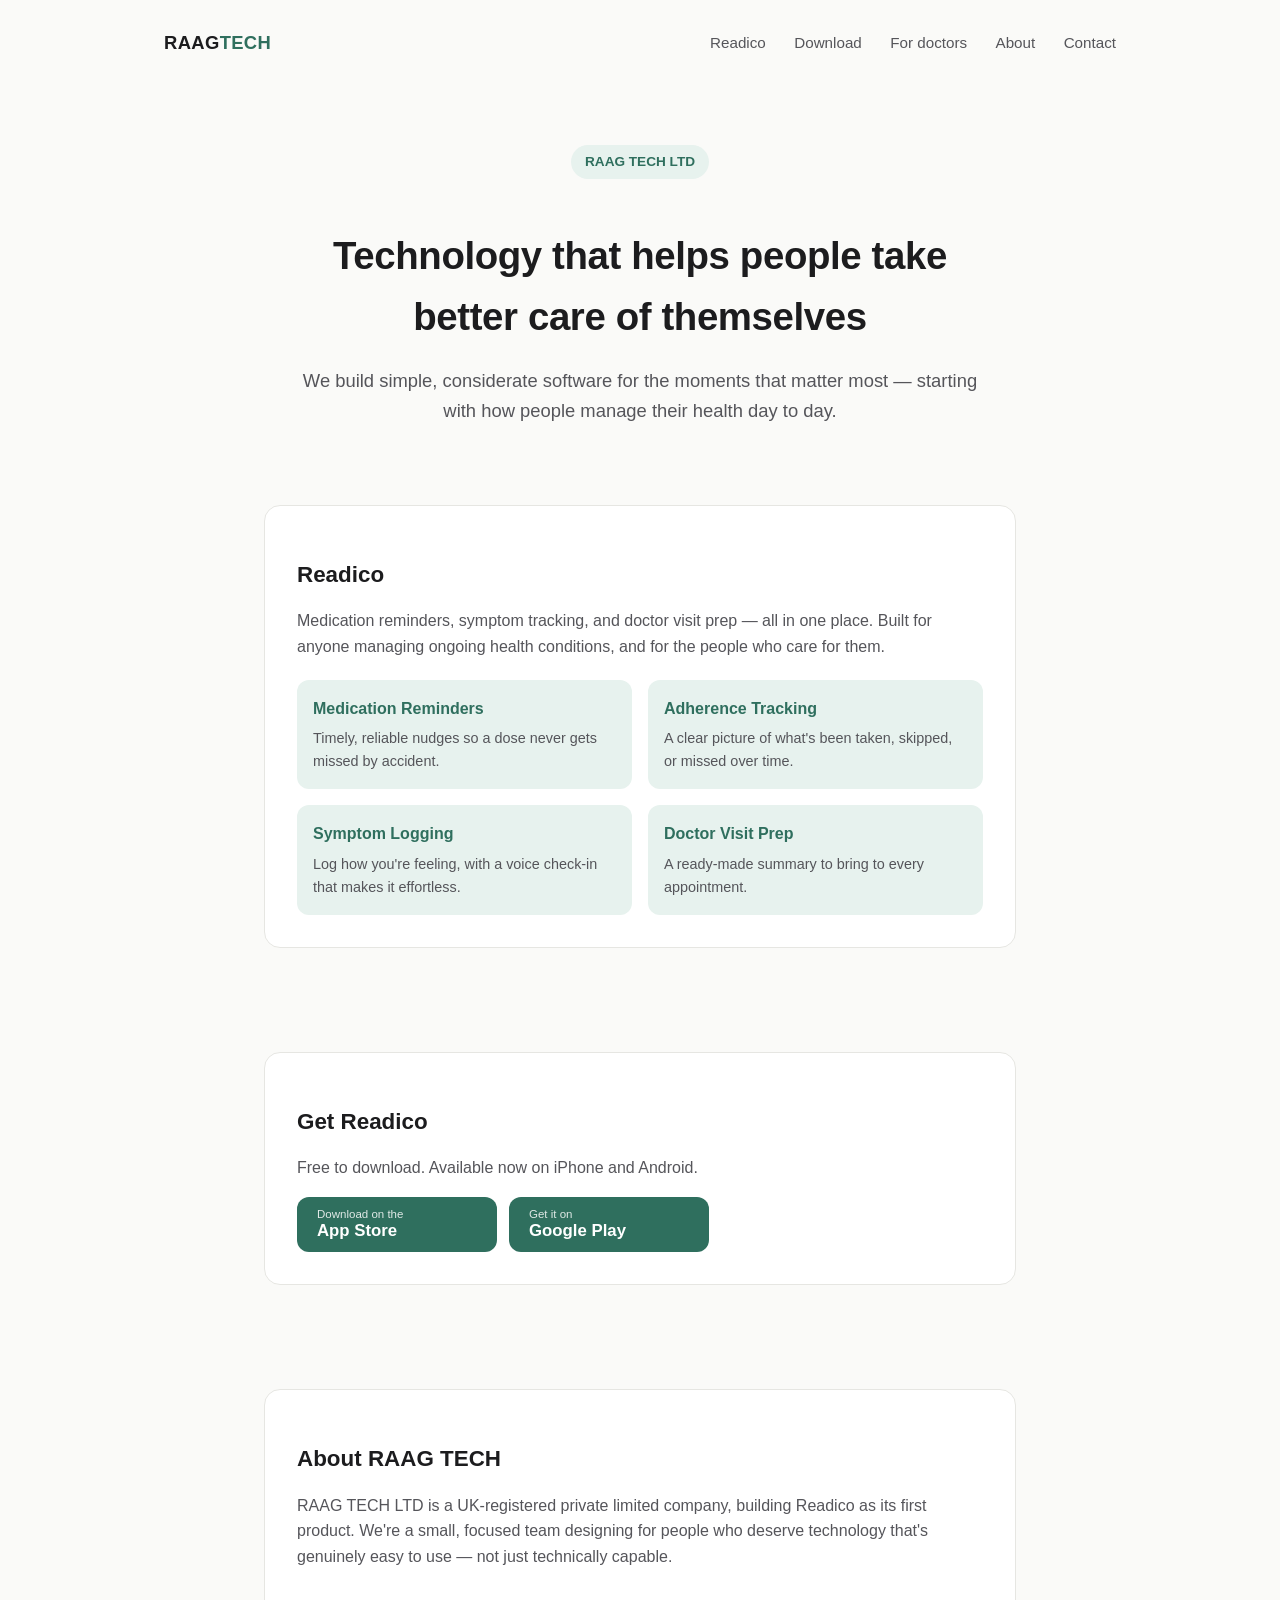
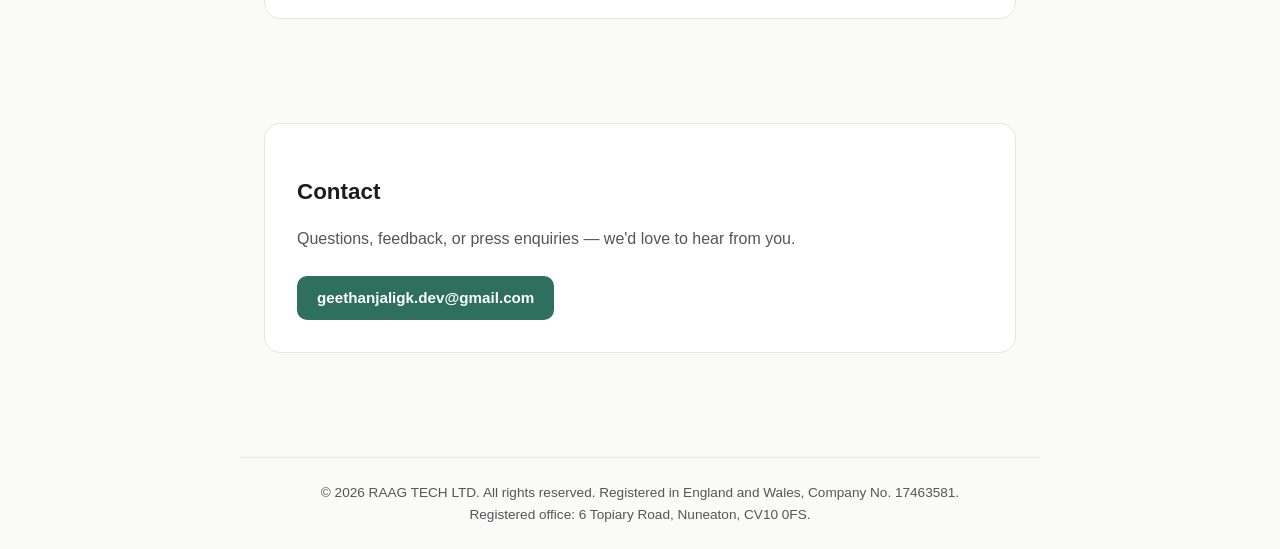
<file: index.html>
<!DOCTYPE html>
<html lang="en">
<head>
<meta name="google-site-verification" content="OZCHnRTXgnMmy27Qr0V-oLqjlFC-EurieJXSDMGQT9Q" />
<meta charset="UTF-8">
<meta name="viewport" content="width=device-width, initial-scale=1.0">
<title>RAAG TECH LTD</title>
<meta name="description" content="RAAG TECH LTD — creators of Readico, a medication reminder, symptom tracking and doctor visit prep app.">
<style>
  :root {
    --bg: #fafaf8;
    --surface: #ffffff;
    --text: #1c1c1e;
    --text-secondary: #55555a;
    --border: #e6e6e2;
    --accent: #2f6f5e;
    --accent-soft: #e7f2ee;
  }
  @media (prefers-color-scheme: dark) {
    :root {
      --bg: #14161a;
      --surface: #1c1f24;
      --text: #f2f2f0;
      --text-secondary: #a8aab0;
      --border: #2a2d33;
      --accent: #6fcbb0;
      --accent-soft: #1f2e29;
    }
  }
  * { box-sizing: border-box; }
  body {
    margin: 0;
    font-family: -apple-system, BlinkMacSystemFont, "Segoe UI", Roboto, Helvetica, Arial, sans-serif;
    background: var(--bg);
    color: var(--text);
    line-height: 1.6;
  }
  header {
    padding: 28px 24px;
    display: flex;
    align-items: center;
    justify-content: space-between;
    max-width: 1000px;
    margin: 0 auto;
  }
  .logo {
    font-weight: 700;
    font-size: 1.15rem;
    letter-spacing: 0.02em;
  }
  .logo span { color: var(--accent); }
  nav a {
    color: var(--text-secondary);
    text-decoration: none;
    margin-left: 24px;
    font-size: 0.95rem;
  }
  nav a:hover { color: var(--accent); }

  .hero {
    max-width: 760px;
    margin: 60px auto 40px;
    padding: 0 24px;
    text-align: center;
  }
  .hero h1 {
    font-size: 2.4rem;
    margin-bottom: 16px;
    letter-spacing: -0.01em;
  }
  .hero p {
    font-size: 1.15rem;
    color: var(--text-secondary);
    margin-bottom: 28px;
  }
  .badge {
    display: inline-block;
    background: var(--accent-soft);
    color: var(--accent);
    padding: 6px 14px;
    border-radius: 999px;
    font-size: 0.85rem;
    font-weight: 600;
    margin-bottom: 20px;
  }

  section {
    max-width: 800px;
    margin: 0 auto;
    padding: 40px 24px;
  }
  .card {
    background: var(--surface);
    border: 1px solid var(--border);
    border-radius: 16px;
    padding: 32px;
    margin-bottom: 24px;
  }
  h2 {
    font-size: 1.4rem;
    margin-bottom: 12px;
  }
  .card p { color: var(--text-secondary); }

  .features {
    display: grid;
    grid-template-columns: repeat(2, 1fr);
    gap: 16px;
    margin-top: 20px;
  }
  @media (max-width: 560px) {
    .features { grid-template-columns: 1fr; }
  }
  .feature {
    padding: 16px;
    border-radius: 12px;
    background: var(--accent-soft);
  }
  .feature h3 {
    margin: 0 0 6px;
    font-size: 1rem;
    color: var(--accent);
  }
  .feature p {
    margin: 0;
    font-size: 0.9rem;
    color: var(--text-secondary);
  }

  footer {
    max-width: 800px;
    margin: 40px auto 0;
    padding: 24px;
    border-top: 1px solid var(--border);
    text-align: center;
    color: var(--text-secondary);
    font-size: 0.85rem;
  }
  footer a { color: var(--accent); text-decoration: none; }

  .contact-btn {
    display: inline-block;
    margin-top: 8px;
    background: var(--accent);
    color: #fff;
    padding: 10px 20px;
    border-radius: 10px;
    text-decoration: none;
    font-weight: 600;
    font-size: 0.95rem;
  }

  .download-row {
    display: flex;
    flex-wrap: wrap;
    gap: 12px;
    margin-top: 16px;
  }
  .store-btn {
    display: inline-flex;
    flex-direction: column;
    justify-content: center;
    min-width: 200px;
    padding: 10px 20px;
    border-radius: 12px;
    text-decoration: none;
    background: var(--accent);
    color: #fff;
    line-height: 1.25;
  }
  .store-btn small { font-size: 0.72rem; opacity: 0.85; }
  .store-btn strong { font-size: 1.05rem; }
  .store-btn.soon {
    background: var(--accent-soft);
    color: var(--text-secondary);
    cursor: default;
    border: 1px dashed var(--border);
  }
</style>
</head>
<body>

<header>
  <div class="logo">RAAG<span>TECH</span></div>
  <nav>
    <a href="#readico">Readico</a>
    <a href="#download">Download</a>
    <a href="/doctors.html">For doctors</a>
    <a href="#about">About</a>
    <a href="#contact">Contact</a>
  </nav>
</header>

<div class="hero">
  <div class="badge">RAAG TECH LTD</div>
  <h1>Technology that helps people take better care of themselves</h1>
  <p>We build simple, considerate software for the moments that matter most — starting with how people manage their health day to day.</p>
</div>

<section id="readico">
  <div class="card">
    <h2>Readico</h2>
    <p>Medication reminders, symptom tracking, and doctor visit prep — all in one place. Built for anyone managing ongoing health conditions, and for the people who care for them.</p>
    <div class="features">
      <div class="feature">
        <h3>Medication Reminders</h3>
        <p>Timely, reliable nudges so a dose never gets missed by accident.</p>
      </div>
      <div class="feature">
        <h3>Adherence Tracking</h3>
        <p>A clear picture of what's been taken, skipped, or missed over time.</p>
      </div>
      <div class="feature">
        <h3>Symptom Logging</h3>
        <p>Log how you're feeling, with a voice check-in that makes it effortless.</p>
      </div>
      <div class="feature">
        <h3>Doctor Visit Prep</h3>
        <p>A ready-made summary to bring to every appointment.</p>
      </div>
    </div>
  </div>
</section>

<section id="download">
  <div class="card">
    <h2>Get Readico</h2>
    <p>Free to download. Available now on iPhone and Android.</p>
    <div class="download-row">
      <a class="store-btn" href="https://apps.apple.com/us/app/readico/id6802690472" target="_blank" rel="noopener">
        <small>Download on the</small>
        <strong>App Store</strong>
      </a>
      <a class="store-btn" href="https://play.google.com/store/apps/details?id=com.readico.android" target="_blank" rel="noopener">
        <small>Get it on</small>
        <strong>Google Play</strong>
      </a>
    </div>
  </div>
</section>

<section id="about">
  <div class="card">
    <h2>About RAAG TECH</h2>
    <p>RAAG TECH LTD is a UK-registered private limited company, building Readico as its first product. We're a small, focused team designing for people who deserve technology that's genuinely easy to use — not just technically capable.</p>
  </div>
</section>

<section id="contact">
  <div class="card">
    <h2>Contact</h2>
    <p>Questions, feedback, or press enquiries — we'd love to hear from you.</p>
    <a class="contact-btn" href="mailto:geethanjaligk.dev@gmail.com">geethanjaligk.dev@gmail.com</a>
  </div>
</section>

<footer>
  &copy; 2026 RAAG TECH LTD. All rights reserved. Registered in England and Wales, Company No. 17463581.<br>Registered office: 6 Topiary Road, Nuneaton, CV10 0FS.
</footer>

</body>
</html>
</file>
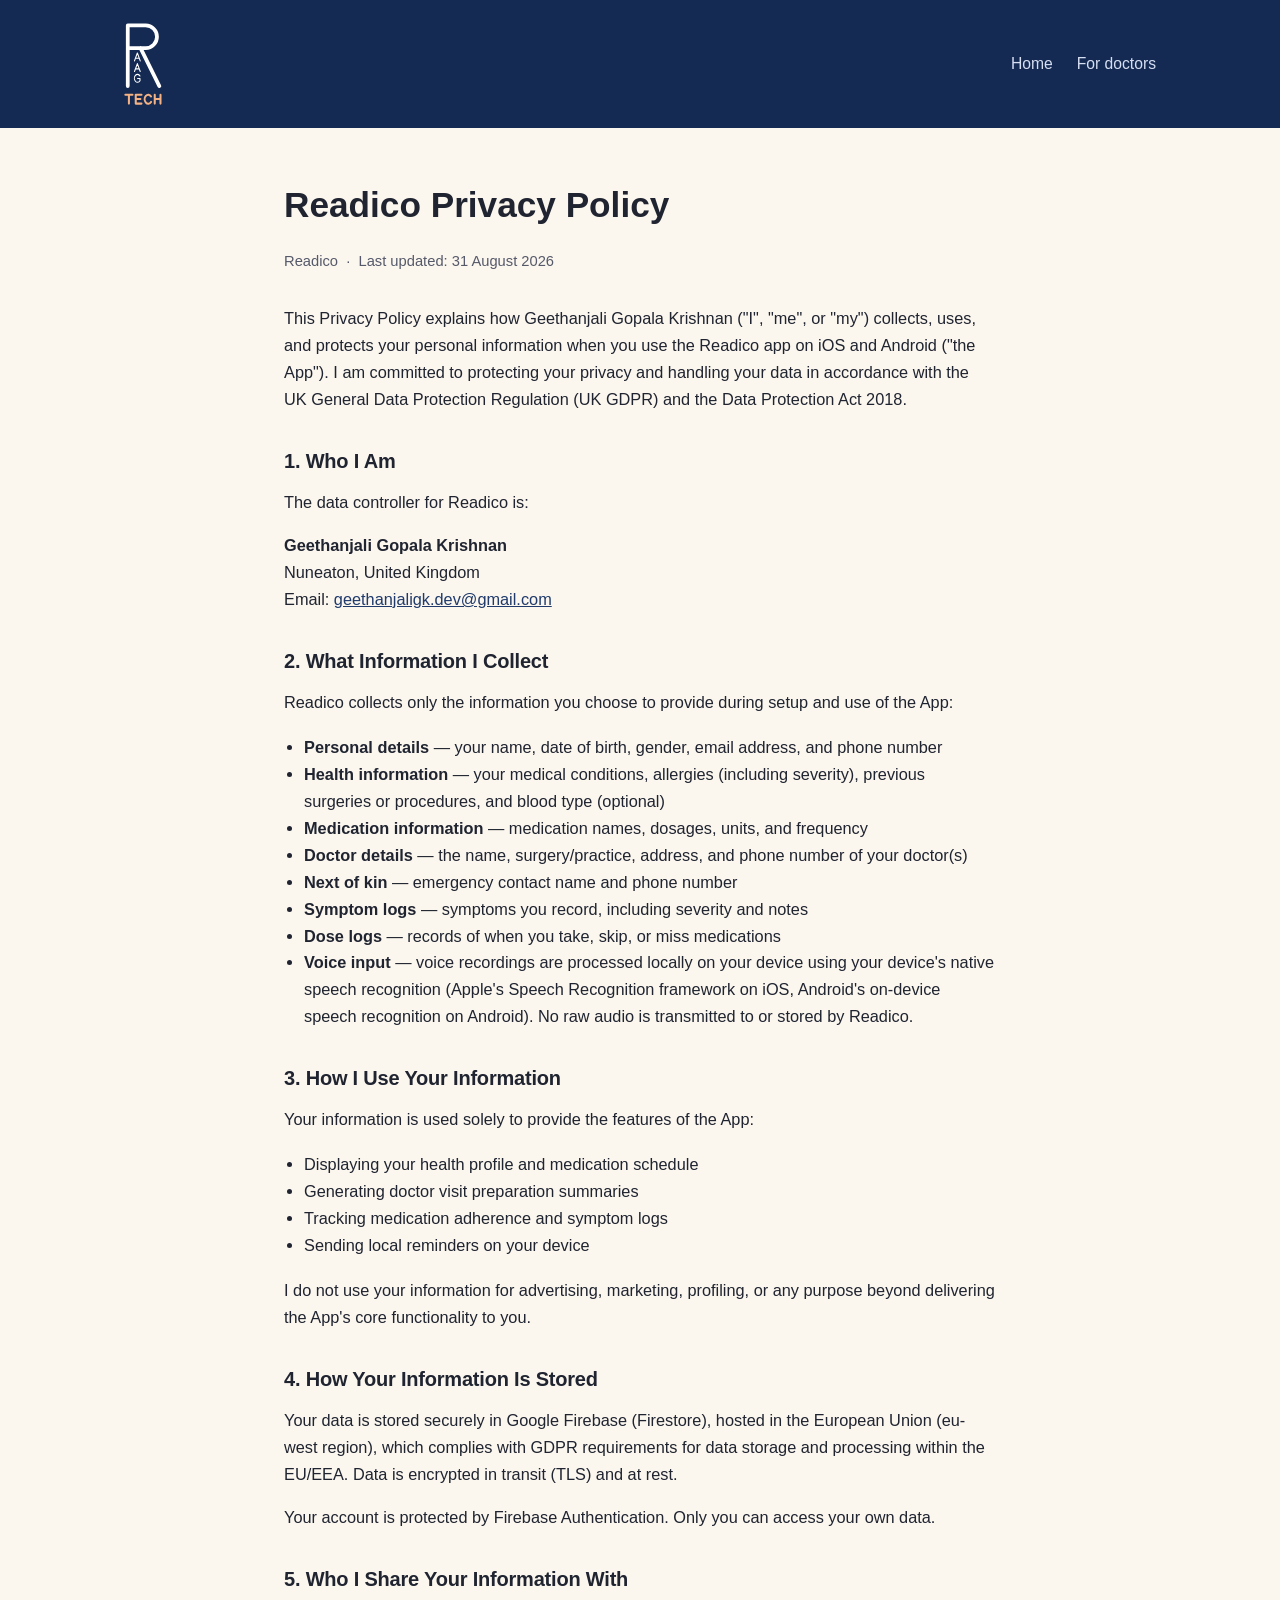
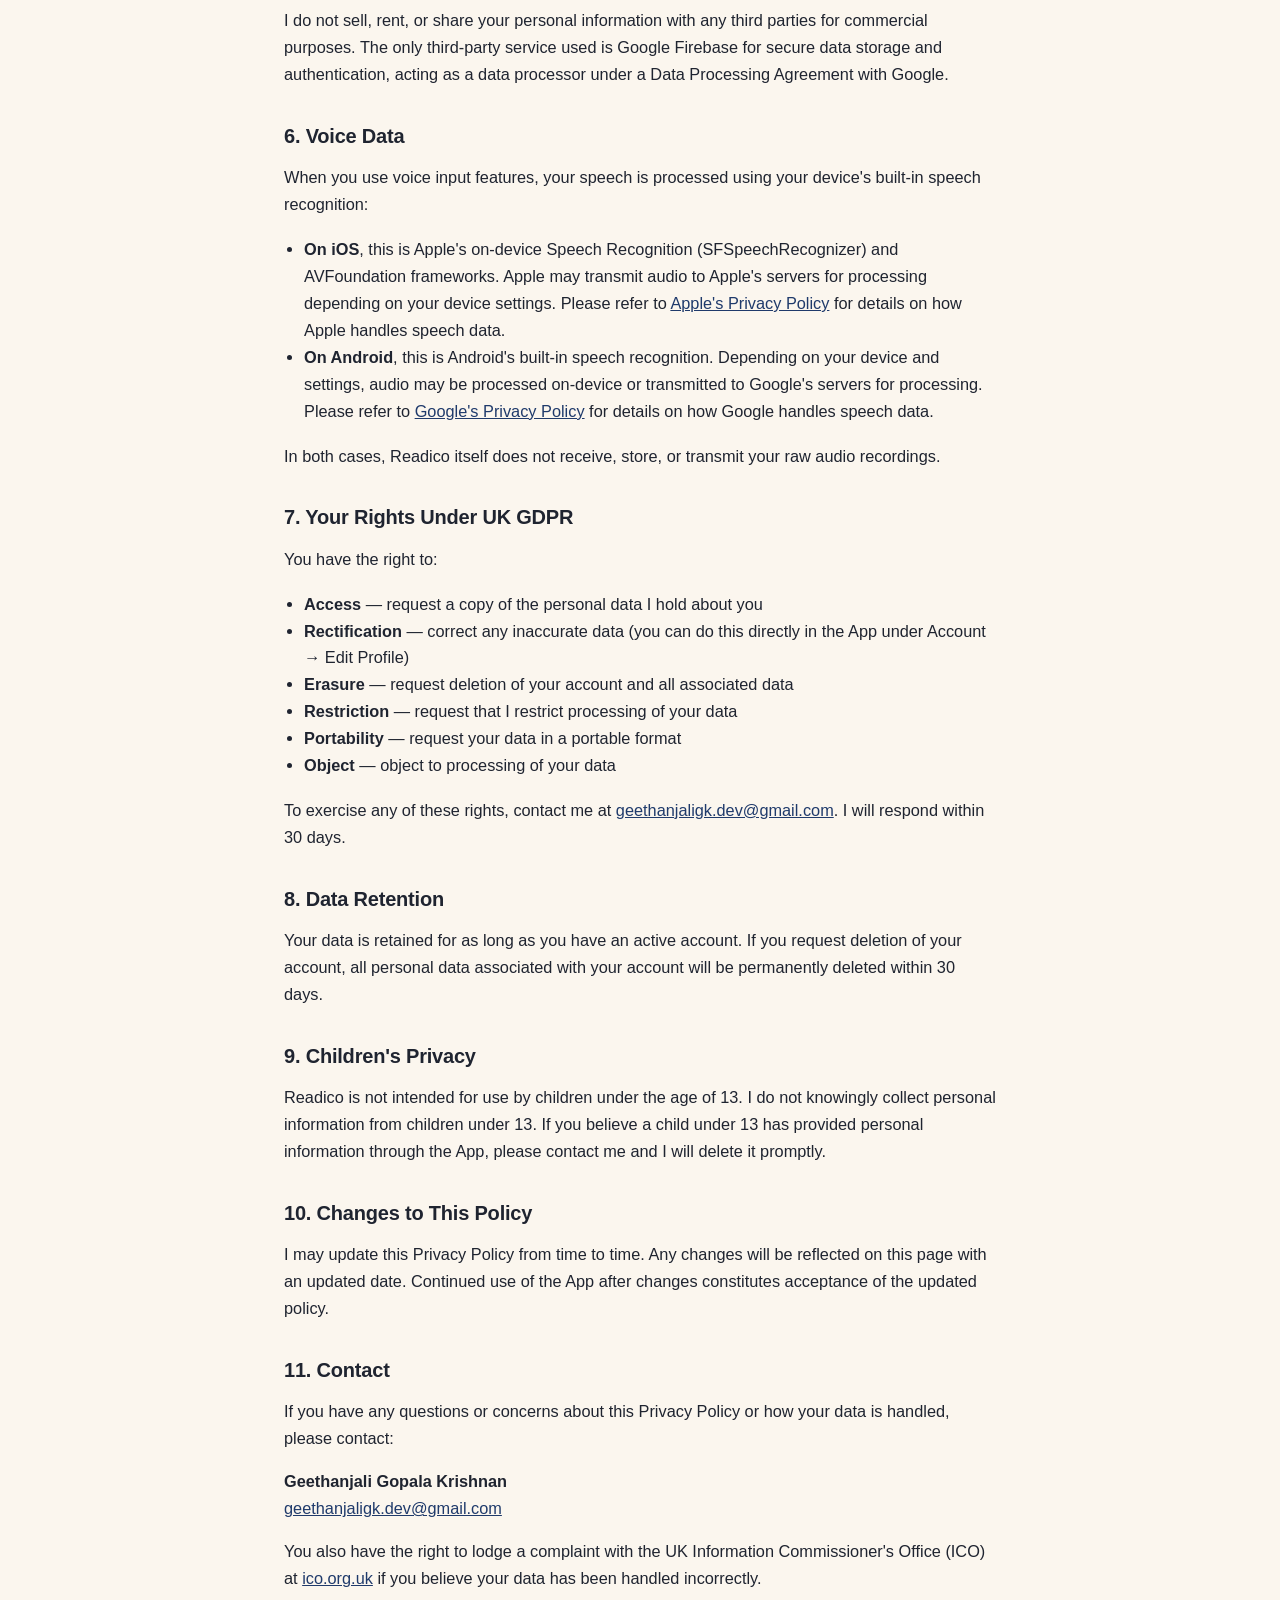
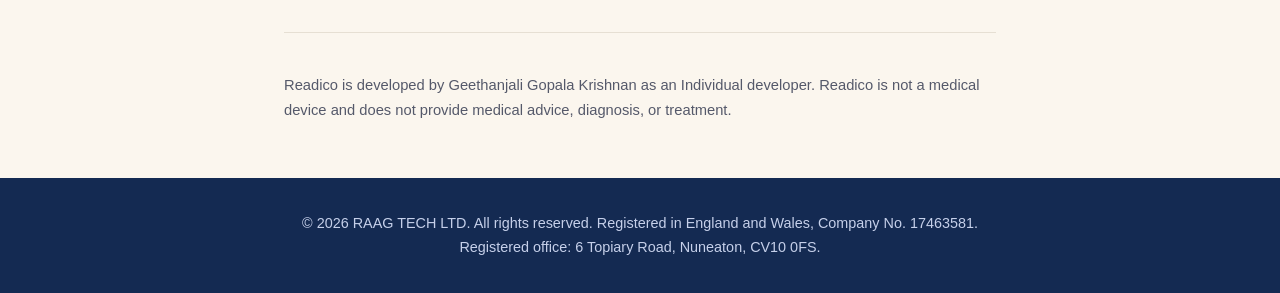
<file: readico-privacy/index.html>
<!DOCTYPE html>
<html lang="en">
<head>
<meta charset="UTF-8">
<meta name="viewport" content="width=device-width, initial-scale=1.0">
<title>Readico Privacy Policy | RAAG TECH LTD</title>
<meta name="description" content="How Readico collects, uses and protects your information.">
<meta name="theme-color" content="#142A52">
<link rel="icon" type="image/svg+xml" href="../assets/icon.svg">
<link rel="alternate icon" type="image/png" href="../assets/readico-icon.png">
<link rel="stylesheet" href="../assets/site.css">
</head>
<body>
<div class="top">
  <header class="bar">
    <a class="logo" href="/" aria-label="RAAG TECH home"><img src="../assets/logo-dark.svg" alt="RAAG TECH" height="84"></a>
    <nav class="menu">
      <a href="/">Home</a>
      <a href="/doctors.html">For doctors</a>
    </nav>
  </header>
</div>
<main class="policy">
<h1>Readico Privacy Policy</h1>
<p class="meta">Readico &nbsp;·&nbsp; Last updated: 31 August 2026</p>

<p>This Privacy Policy explains how Geethanjali Gopala Krishnan ("I", "me", or "my") collects, uses, and protects your personal information when you use the Readico app on iOS and Android ("the App"). I am committed to protecting your privacy and handling your data in accordance with the UK General Data Protection Regulation (UK GDPR) and the Data Protection Act 2018.</p>

<h2>1. Who I Am</h2>
<p>The data controller for Readico is:</p>
<p>
    <strong>Geethanjali Gopala Krishnan</strong><br>
    Nuneaton, United Kingdom<br>
    Email: <a href="mailto:geethanjaligk.dev@gmail.com">geethanjaligk.dev@gmail.com</a>
</p>

<h2>2. What Information I Collect</h2>
<p>Readico collects only the information you choose to provide during setup and use of the App:</p>
<ul>
    <li><strong>Personal details</strong> — your name, date of birth, gender, email address, and phone number</li>
    <li><strong>Health information</strong> — your medical conditions, allergies (including severity), previous surgeries or procedures, and blood type (optional)</li>
    <li><strong>Medication information</strong> — medication names, dosages, units, and frequency</li>
    <li><strong>Doctor details</strong> — the name, surgery/practice, address, and phone number of your doctor(s)</li>
    <li><strong>Next of kin</strong> — emergency contact name and phone number</li>
    <li><strong>Symptom logs</strong> — symptoms you record, including severity and notes</li>
    <li><strong>Dose logs</strong> — records of when you take, skip, or miss medications</li>
    <li><strong>Voice input</strong> — voice recordings are processed locally on your device using your device's native speech recognition (Apple's Speech Recognition framework on iOS, Android's on-device speech recognition on Android). No raw audio is transmitted to or stored by Readico.</li>
</ul>

<h2>3. How I Use Your Information</h2>
<p>Your information is used solely to provide the features of the App:</p>
<ul>
    <li>Displaying your health profile and medication schedule</li>
    <li>Generating doctor visit preparation summaries</li>
    <li>Tracking medication adherence and symptom logs</li>
    <li>Sending local reminders on your device</li>
</ul>
<p>I do not use your information for advertising, marketing, profiling, or any purpose beyond delivering the App's core functionality to you.</p>

<h2>4. How Your Information Is Stored</h2>
<p>Your data is stored securely in Google Firebase (Firestore), hosted in the European Union (eu-west region), which complies with GDPR requirements for data storage and processing within the EU/EEA. Data is encrypted in transit (TLS) and at rest.</p>
<p>Your account is protected by Firebase Authentication. Only you can access your own data.</p>

<h2>5. Who I Share Your Information With</h2>
<p>I do not sell, rent, or share your personal information with any third parties for commercial purposes. The only third-party service used is Google Firebase for secure data storage and authentication, acting as a data processor under a Data Processing Agreement with Google.</p>

<h2>6. Voice Data</h2>
<p>When you use voice input features, your speech is processed using your device's built-in speech recognition:</p>
<ul>
    <li><strong>On iOS</strong>, this is Apple's on-device Speech Recognition (SFSpeechRecognizer) and AVFoundation frameworks. Apple may transmit audio to Apple's servers for processing depending on your device settings. Please refer to <a href="https://www.apple.com/legal/privacy/" target="_blank">Apple's Privacy Policy</a> for details on how Apple handles speech data.</li>
    <li><strong>On Android</strong>, this is Android's built-in speech recognition. Depending on your device and settings, audio may be processed on-device or transmitted to Google's servers for processing. Please refer to <a href="https://policies.google.com/privacy" target="_blank">Google's Privacy Policy</a> for details on how Google handles speech data.</li>
</ul>
<p>In both cases, Readico itself does not receive, store, or transmit your raw audio recordings.</p>

<h2>7. Your Rights Under UK GDPR</h2>
<p>You have the right to:</p>
<ul>
    <li><strong>Access</strong> — request a copy of the personal data I hold about you</li>
    <li><strong>Rectification</strong> — correct any inaccurate data (you can do this directly in the App under Account → Edit Profile)</li>
    <li><strong>Erasure</strong> — request deletion of your account and all associated data</li>
    <li><strong>Restriction</strong> — request that I restrict processing of your data</li>
    <li><strong>Portability</strong> — request your data in a portable format</li>
    <li><strong>Object</strong> — object to processing of your data</li>
</ul>
<p>To exercise any of these rights, contact me at <a href="mailto:geethanjaligk.dev@gmail.com">geethanjaligk.dev@gmail.com</a>. I will respond within 30 days.</p>

<h2>8. Data Retention</h2>
<p>Your data is retained for as long as you have an active account. If you request deletion of your account, all personal data associated with your account will be permanently deleted within 30 days.</p>

<h2>9. Children's Privacy</h2>
<p>Readico is not intended for use by children under the age of 13. I do not knowingly collect personal information from children under 13. If you believe a child under 13 has provided personal information through the App, please contact me and I will delete it promptly.</p>

<h2>10. Changes to This Policy</h2>
<p>I may update this Privacy Policy from time to time. Any changes will be reflected on this page with an updated date. Continued use of the App after changes constitutes acceptance of the updated policy.</p>

<h2>11. Contact</h2>
<p>If you have any questions or concerns about this Privacy Policy or how your data is handled, please contact:</p>
<p>
    <strong>Geethanjali Gopala Krishnan</strong><br>
    <a href="mailto:geethanjaligk.dev@gmail.com">geethanjaligk.dev@gmail.com</a>
</p>

<p>You also have the right to lodge a complaint with the UK Information Commissioner's Office (ICO) at <a href="https://ico.org.uk" target="_blank">ico.org.uk</a> if you believe your data has been handled incorrectly.</p>

<hr>
<p class="meta">Readico is developed by Geethanjali Gopala Krishnan as an Individual developer. Readico is not a medical device and does not provide medical advice, diagnosis, or treatment.</p>
</main>
<footer class="foot">
  &copy; 2026 RAAG TECH LTD. All rights reserved. Registered in England and Wales, Company No. 17463581.<br>Registered office: 6 Topiary Road, Nuneaton, CV10 0FS.
</footer>
</body>
</html>
</file>
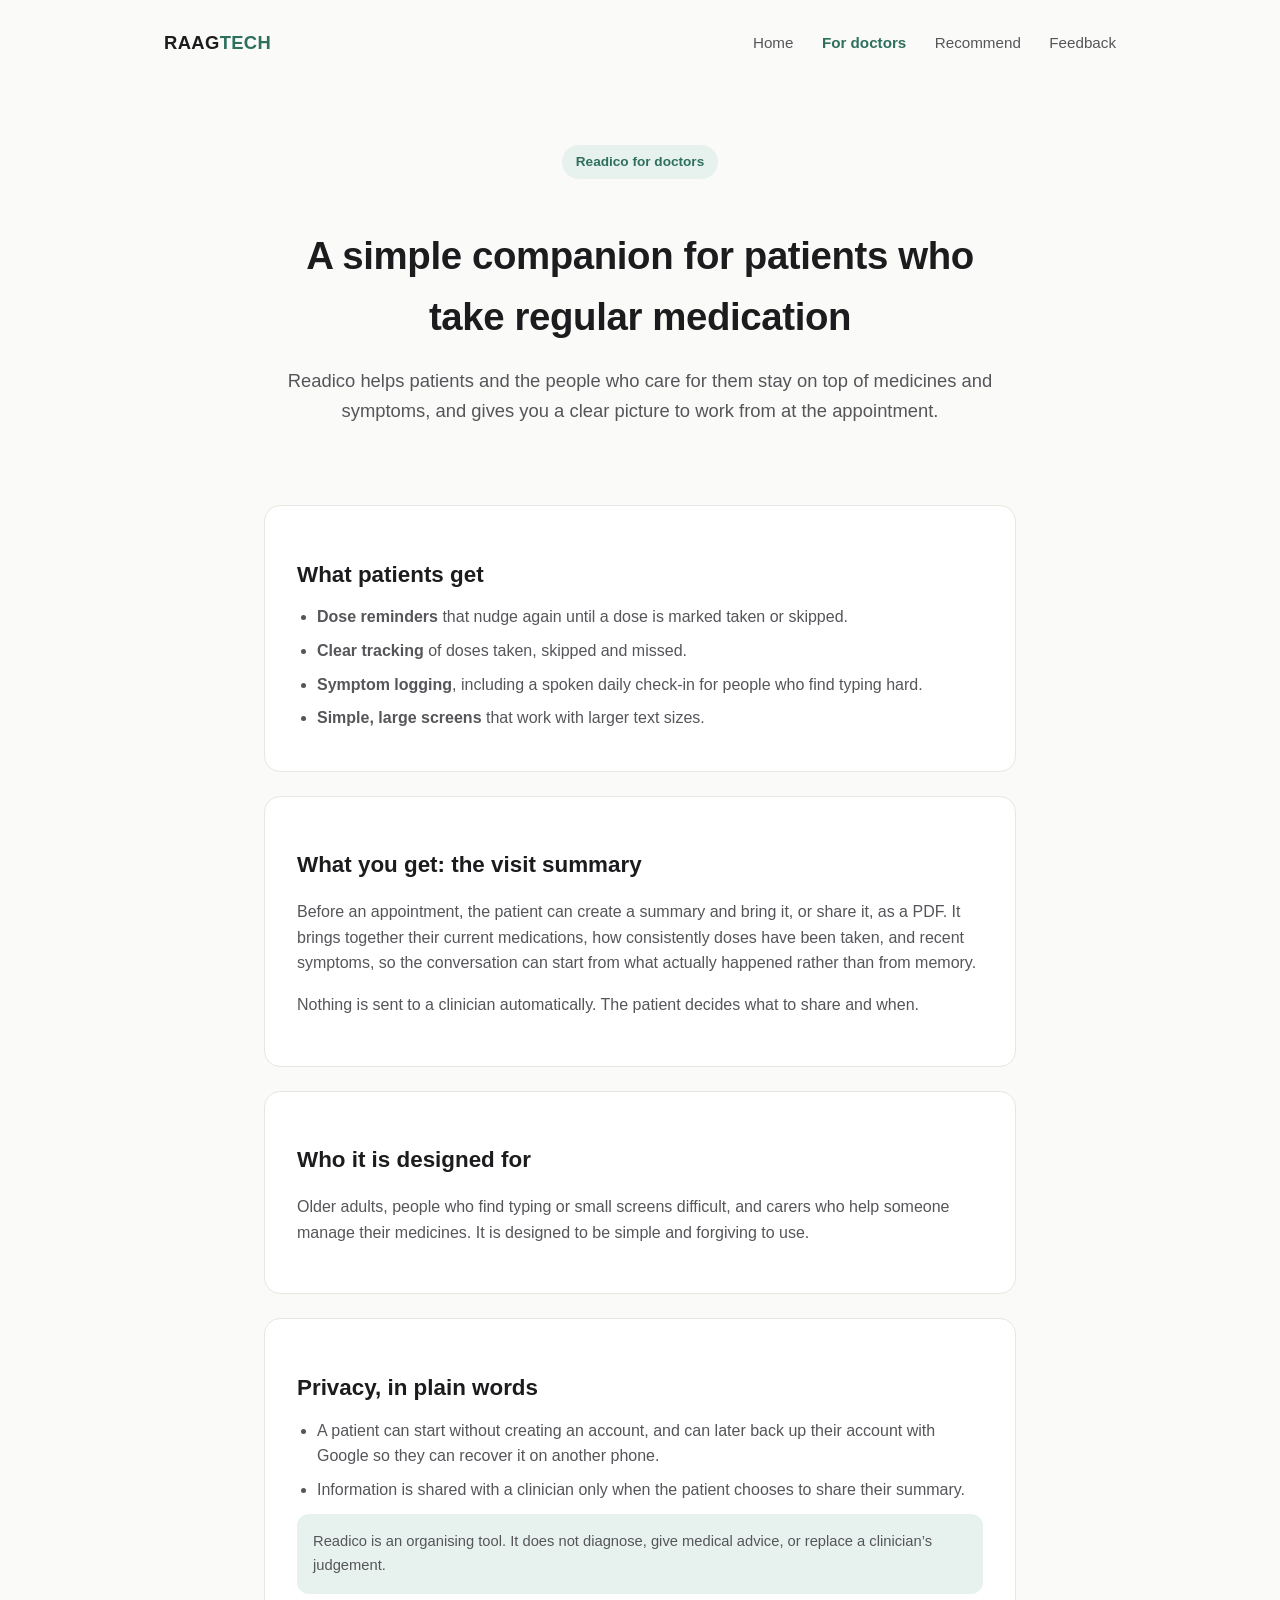
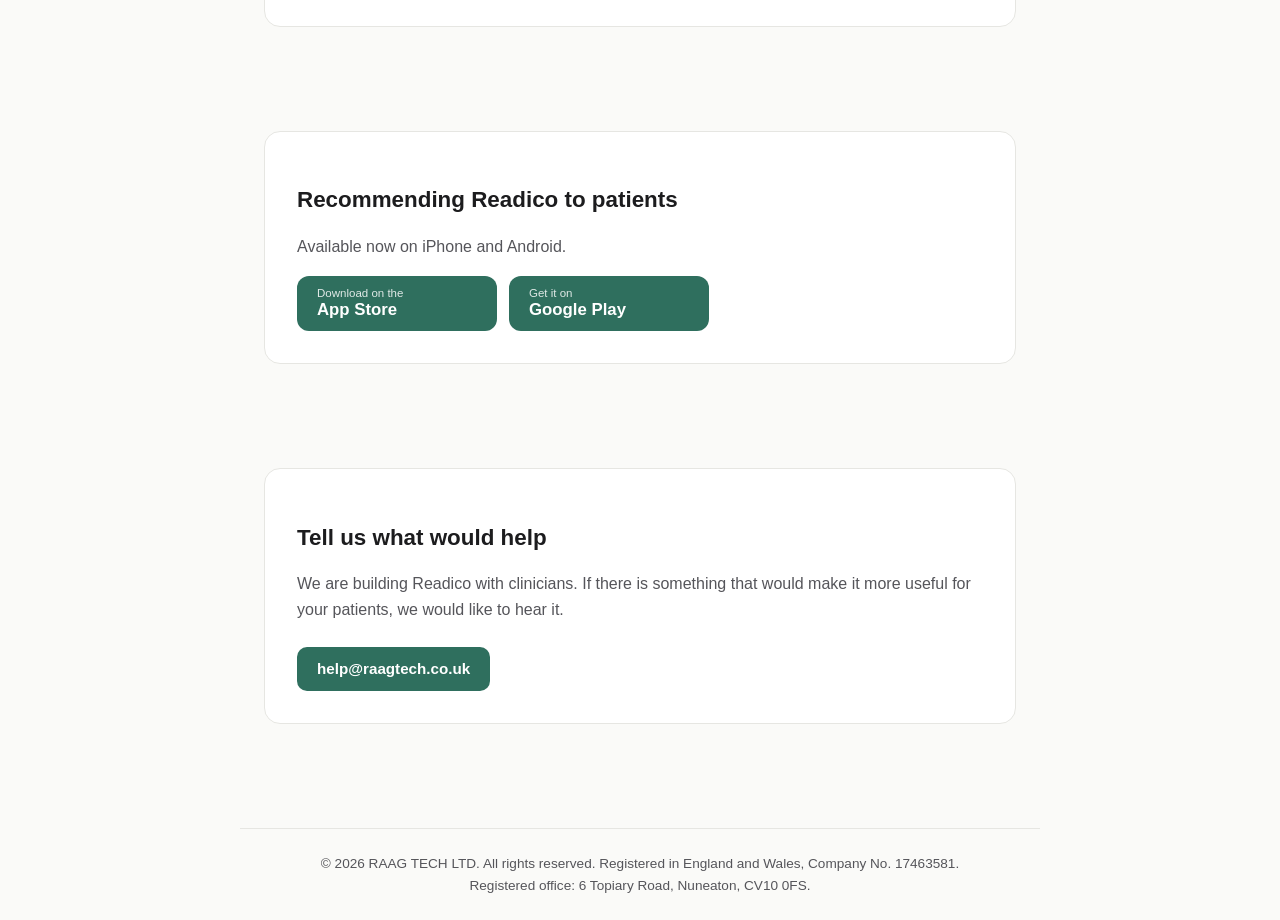
<file: doctors.html>
<!DOCTYPE html>
<html lang="en">
<head>
<meta charset="UTF-8">
<meta name="viewport" content="width=device-width, initial-scale=1.0">
<title>Readico for doctors | RAAG TECH LTD</title>
<meta name="description" content="Readico is a simple medication and symptom companion for patients and carers, with a visit summary patients can bring to appointments.">
<style>
  :root {
    --bg: #fafaf8;
    --surface: #ffffff;
    --text: #1c1c1e;
    --text-secondary: #55555a;
    --border: #e6e6e2;
    --accent: #2f6f5e;
    --accent-soft: #e7f2ee;
  }
  @media (prefers-color-scheme: dark) {
    :root {
      --bg: #14161a;
      --surface: #1c1f24;
      --text: #f2f2f0;
      --text-secondary: #a8aab0;
      --border: #2a2d33;
      --accent: #6fcbb0;
      --accent-soft: #1f2e29;
    }
  }
  * { box-sizing: border-box; }
  body {
    margin: 0;
    font-family: -apple-system, BlinkMacSystemFont, "Segoe UI", Roboto, Helvetica, Arial, sans-serif;
    background: var(--bg);
    color: var(--text);
    line-height: 1.6;
  }
  header {
    padding: 28px 24px;
    display: flex;
    align-items: center;
    justify-content: space-between;
    max-width: 1000px;
    margin: 0 auto;
  }
  .logo {
    font-weight: 700;
    font-size: 1.15rem;
    letter-spacing: 0.02em;
  }
  .logo span { color: var(--accent); }
  nav a {
    color: var(--text-secondary);
    text-decoration: none;
    margin-left: 24px;
    font-size: 0.95rem;
  }
  nav a:hover { color: var(--accent); }

  .hero {
    max-width: 760px;
    margin: 60px auto 40px;
    padding: 0 24px;
    text-align: center;
  }
  .hero h1 {
    font-size: 2.4rem;
    margin-bottom: 16px;
    letter-spacing: -0.01em;
  }
  .hero p {
    font-size: 1.15rem;
    color: var(--text-secondary);
    margin-bottom: 28px;
  }
  .badge {
    display: inline-block;
    background: var(--accent-soft);
    color: var(--accent);
    padding: 6px 14px;
    border-radius: 999px;
    font-size: 0.85rem;
    font-weight: 600;
    margin-bottom: 20px;
  }

  section {
    max-width: 800px;
    margin: 0 auto;
    padding: 40px 24px;
  }
  .card {
    background: var(--surface);
    border: 1px solid var(--border);
    border-radius: 16px;
    padding: 32px;
    margin-bottom: 24px;
  }
  h2 {
    font-size: 1.4rem;
    margin-bottom: 12px;
  }
  .card p { color: var(--text-secondary); }

  .features {
    display: grid;
    grid-template-columns: repeat(2, 1fr);
    gap: 16px;
    margin-top: 20px;
  }
  @media (max-width: 560px) {
    .features { grid-template-columns: 1fr; }
  }
  .feature {
    padding: 16px;
    border-radius: 12px;
    background: var(--accent-soft);
  }
  .feature h3 {
    margin: 0 0 6px;
    font-size: 1rem;
    color: var(--accent);
  }
  .feature p {
    margin: 0;
    font-size: 0.9rem;
    color: var(--text-secondary);
  }

  footer {
    max-width: 800px;
    margin: 40px auto 0;
    padding: 24px;
    border-top: 1px solid var(--border);
    text-align: center;
    color: var(--text-secondary);
    font-size: 0.85rem;
  }
  footer a { color: var(--accent); text-decoration: none; }

  .contact-btn {
    display: inline-block;
    margin-top: 8px;
    background: var(--accent);
    color: #fff;
    padding: 10px 20px;
    border-radius: 10px;
    text-decoration: none;
    font-weight: 600;
    font-size: 0.95rem;
  }

  .download-row {
    display: flex;
    flex-wrap: wrap;
    gap: 12px;
    margin-top: 16px;
  }
  .store-btn {
    display: inline-flex;
    flex-direction: column;
    justify-content: center;
    min-width: 200px;
    padding: 10px 20px;
    border-radius: 12px;
    text-decoration: none;
    background: var(--accent);
    color: #fff;
    line-height: 1.25;
  }
  .store-btn small { font-size: 0.72rem; opacity: 0.85; }
  .store-btn strong { font-size: 1.05rem; }
  .store-btn.soon {
    background: var(--accent-soft);
    color: var(--text-secondary);
    cursor: default;
    border: 1px dashed var(--border);
  }

  .list { margin: 12px 0 0; padding-left: 20px; color: var(--text-secondary); }
  .list li { margin-bottom: 8px; }
  .note { background: var(--accent-soft); border-radius: 12px; padding: 16px; color: var(--text-secondary); font-size: 0.92rem; margin-top: 12px; }
  nav a.current { color: var(--accent); font-weight: 600; }
</style>
</head>
<body>

<header>
  <div class="logo">RAAG<span>TECH</span></div>
  <nav>
    <a href="/">Home</a>
    <a class="current" href="/doctors.html">For doctors</a>
    <a href="#recommend">Recommend</a>
    <a href="#feedback">Feedback</a>
  </nav>
</header>

<div class="hero">
  <div class="badge">Readico for doctors</div>
  <h1>A simple companion for patients who take regular medication</h1>
  <p>Readico helps patients and the people who care for them stay on top of medicines and symptoms, and gives you a clear picture to work from at the appointment.</p>
</div>

<section>
  <div class="card">
    <h2>What patients get</h2>
    <ul class="list">
      <li><strong>Dose reminders</strong> that nudge again until a dose is marked taken or skipped.</li>
      <li><strong>Clear tracking</strong> of doses taken, skipped and missed.</li>
      <li><strong>Symptom logging</strong>, including a spoken daily check-in for people who find typing hard.</li>
      <li><strong>Simple, large screens</strong> that work with larger text sizes.</li>
    </ul>
  </div>

  <div class="card">
    <h2>What you get: the visit summary</h2>
    <p>Before an appointment, the patient can create a summary and bring it, or share it, as a PDF. It brings together their current medications, how consistently doses have been taken, and recent symptoms, so the conversation can start from what actually happened rather than from memory.</p>
    <p>Nothing is sent to a clinician automatically. The patient decides what to share and when.</p>
  </div>

  <div class="card">
    <h2>Who it is designed for</h2>
    <p>Older adults, people who find typing or small screens difficult, and carers who help someone manage their medicines. It is designed to be simple and forgiving to use.</p>
  </div>

  <div class="card">
    <h2>Privacy, in plain words</h2>
    <ul class="list">
      <li>A patient can start without creating an account, and can later back up their account with Google so they can recover it on another phone.</li>
      <li>Information is shared with a clinician only when the patient chooses to share their summary.</li>
    </ul>
    <div class="note">Readico is an organising tool. It does not diagnose, give medical advice, or replace a clinician&rsquo;s judgement.</div>
  </div>
</section>

<section id="recommend">
  <div class="card">
    <h2>Recommending Readico to patients</h2>
    <p>Available now on iPhone and Android.</p>
    <div class="download-row">
      <a class="store-btn" href="https://apps.apple.com/us/app/readico/id6802690472" target="_blank" rel="noopener">
        <small>Download on the</small>
        <strong>App Store</strong>
      </a>
      <a class="store-btn" href="https://play.google.com/store/apps/details?id=com.readico.android" target="_blank" rel="noopener">
        <small>Get it on</small>
        <strong>Google Play</strong>
      </a>
    </div>
  </div>
</section>

<section id="feedback">
  <div class="card">
    <h2>Tell us what would help</h2>
    <p>We are building Readico with clinicians. If there is something that would make it more useful for your patients, we would like to hear it.</p>
    <a class="contact-btn" href="mailto:help@raagtech.co.uk">help@raagtech.co.uk</a>
  </div>
</section>

<footer>
  &copy; 2026 RAAG TECH LTD. All rights reserved. Registered in England and Wales, Company No. 17463581.<br>Registered office: 6 Topiary Road, Nuneaton, CV10 0FS.
</footer>

</body>
</html>
</file>
<file: assets/site.css>
:root {
  --navy: #1F3A6B;
  --navy-deep: #142A52;
  --navy-900: #0F1C3A;
  --cream: #FBF6EE;
  --apricot: #F4B183;
  --ink: #1F2430;
  --muted: #55596A;
  --card: #FFFFFF;
  --line: #E6DFD3;
  --tint: #E4EAF5;
  --bg: #FBF6EE;
  --text: #1F2430;
  --text-secondary: #55596A;
  --accent: #1F3A6B;
}
@media (prefers-color-scheme: dark) {
  :root {
    --bg: #12182A;
    --card: #1C2540;
    --line: #30395A;
    --tint: #2A3560;
    --text: #EEF1FA;
    --text-secondary: #BFC6DD;
    --accent: #8FB0F0;
  }
}
* { box-sizing: border-box; }
html { scroll-behavior: smooth; }
body {
  margin: 0;
  font-family: -apple-system, BlinkMacSystemFont, "Segoe UI", Roboto, Helvetica, Arial, sans-serif;
  background: var(--bg);
  color: var(--text);
  line-height: 1.65;
  font-size: 18px;
}
a { color: var(--accent); }
img { max-width: 100%; }
.wrap { max-width: 1080px; margin: 0 auto; padding: 0 24px; }

/* Header and hero */
.top { background: var(--navy-deep); color: #fff; }
header.bar {
  display: flex; align-items: center; justify-content: space-between;
  max-width: 1080px; margin: 0 auto; padding: 22px 24px;
}
.logo { display: flex; align-items: center; gap: 10px; text-decoration: none; color: #fff; font-weight: 700; font-size: 1.15rem; letter-spacing: 0.04em; }
.logo img { height: 84px; width: auto; }
.logo span { color: var(--apricot); }
nav.menu a { color: #D6DEF2; text-decoration: none; margin-left: 24px; font-size: 0.98rem; }
nav.menu a:hover, nav.menu a.current { color: #fff; }
nav.menu a.current { font-weight: 600; }
.hero { display: grid; grid-template-columns: 1.1fr 0.9fr; gap: 40px; align-items: center; padding: 36px 24px 72px; }
.hero h1 { font-size: 3rem; line-height: 1.12; letter-spacing: -0.02em; margin: 0 0 18px; color: #fff; }
.hero p.lead { font-size: 1.2rem; color: #D6DEF2; margin: 0 0 28px; max-width: 34em; }
.pill { display: inline-block; background: rgba(244,177,131,0.16); color: var(--apricot); border: 1px solid rgba(244,177,131,0.4); padding: 6px 14px; border-radius: 999px; font-size: 0.85rem; font-weight: 600; margin-bottom: 20px; }
.cta { display: flex; flex-wrap: wrap; gap: 12px; }
.btn { display: inline-flex; flex-direction: column; justify-content: center; min-width: 210px; padding: 12px 22px; border-radius: 14px; text-decoration: none; line-height: 1.25; }
.btn small { font-size: 0.74rem; opacity: 0.85; }
.btn strong { font-size: 1.08rem; }
.btn.primary { background: var(--apricot); color: #3A2208; }
.btn.ghost { background: transparent; color: #D6DEF2; border: 1px dashed rgba(255,255,255,0.4); cursor: default; }
.btn.navy { background: var(--navy); color: #fff; }

/* Phone mockup (sample data only) */
.phone { width: 290px; margin: 0 auto; background: #0F1C3A; border-radius: 40px; padding: 10px; box-shadow: 0 30px 60px rgba(0,0,0,0.35); }
.screen { background: #FBF6EE; color: #1F2430; border-radius: 30px; padding: 18px 14px 16px; font-size: 15px; line-height: 1.35; }
.screen .hi { font-size: 21px; font-weight: 600; margin: 0 4px 2px; }
.screen .date { color: #5A5566; margin: 0 4px 12px; font-size: 14px; }
.voice { background: #1F3A6B; color: #fff; border-radius: 18px; padding: 12px; margin-bottom: 10px; }
.voice .lab { display: flex; align-items: center; gap: 8px; font-size: 13px; color: #DCE4F5; }
.voice .dot { width: 22px; height: 22px; border-radius: 50%; background: #F4B183; display: inline-block; }
.voice .q { font-size: 16.5px; font-weight: 600; margin: 6px 0 10px; line-height: 1.3; }
.voice .row { display: flex; gap: 8px; }
.voice .row span { flex: 1; text-align: center; padding: 10px 6px; border-radius: 10px; font-weight: 600; font-size: 14px; }
.voice .yes { background: #F4B183; color: #3F2008; }
.voice .no { border: 1.5px solid #DCE4F5; color: #fff; }
.mini { background: #fff; border: 1px solid #E6DFD3; border-radius: 16px; padding: 11px 12px; margin-bottom: 9px; }
.mini b { font-size: 16px; }
.mini .t { float: right; color: #5A5566; font-size: 13px; }
.mini .d { margin: 2px 0 7px; font-size: 14.5px; }
.chip { display: inline-block; background: #E4EAF5; color: #1F3A6B; border-radius: 999px; padding: 3px 10px; font-size: 13px; font-weight: 600; }
.next { background: #fff; border: 1px solid #E6DFD3; border-radius: 16px; padding: 11px 12px; }
.next b { font-size: 16.5px; display: block; }
.next span { color: #5A5566; font-size: 14px; }

/* Sections */
section.block { padding: 72px 0; }
h2 { font-size: 2.1rem; line-height: 1.2; letter-spacing: -0.01em; margin: 0 0 14px; }
.sub { color: var(--text-secondary); max-width: 36em; margin: 0 0 36px; }
.grid4 { display: grid; grid-template-columns: repeat(auto-fit, minmax(230px, 1fr)); gap: 18px; }
.card { background: var(--card); border: 1px solid var(--line); border-radius: 20px; padding: 26px; }
.card .ic { width: 48px; height: 48px; border-radius: 14px; background: var(--tint); display: flex; align-items: center; justify-content: center; margin-bottom: 16px; }
.card .ic svg { width: 26px; height: 26px; stroke: var(--accent); fill: none; stroke-width: 1.8; stroke-linecap: round; stroke-linejoin: round; }
.card h3 { margin: 0 0 8px; font-size: 1.2rem; }
.card p { margin: 0; color: var(--text-secondary); font-size: 1rem; }

.band { background: var(--navy); color: #fff; }
.band h2 { color: #fff; }
.band .sub { color: #D6DEF2; }
.steps { display: grid; grid-template-columns: repeat(auto-fit, minmax(240px, 1fr)); gap: 20px; margin-top: 8px; }
.step { background: rgba(255,255,255,0.07); border: 1px solid rgba(255,255,255,0.14); border-radius: 20px; padding: 26px; }
.step .n { width: 38px; height: 38px; border-radius: 50%; background: var(--apricot); color: #3A2208; font-weight: 700; display: flex; align-items: center; justify-content: center; margin-bottom: 14px; }
.step h3 { margin: 0 0 6px; font-size: 1.2rem; color: #fff; }
.step p { margin: 0; color: #D6DEF2; font-size: 1rem; }

.split { display: grid; grid-template-columns: 1fr 1fr; gap: 48px; align-items: center; }
.sheet { background: #fff; color: #1F2430; border: 1px solid #E6DFD3; border-radius: 16px; padding: 24px; font-size: 15px; box-shadow: 0 16px 40px rgba(31,58,107,0.12); }
.sheet h4 { margin: 0 0 4px; font-size: 18px; }
.sheet .m { padding: 12px 0; border-top: 1px solid #E6DFD3; }
.sheet .m b { display: block; font-size: 16px; }
.sheet .m span { color: #55596A; }
.ticks { list-style: none; padding: 0; margin: 18px 0 0; }
.ticks li { padding-left: 30px; position: relative; margin-bottom: 12px; color: var(--text-secondary); }
.ticks li::before { content: ""; position: absolute; left: 0; top: 7px; width: 16px; height: 16px; border-radius: 50%; background: var(--apricot); }
.note { background: var(--tint); border-radius: 14px; padding: 16px 18px; color: var(--text-secondary); font-size: 0.95rem; margin-top: 24px; }

.contact-btn { display: inline-block; margin-top: 8px; background: var(--navy); color: #fff; padding: 12px 24px; border-radius: 12px; text-decoration: none; font-weight: 600; }
footer.foot { background: var(--navy-deep); color: #C6D0EA; text-align: center; padding: 34px 24px; font-size: 0.9rem; }
footer.foot a { color: #fff; }

/* Content pages (doctors, privacy) */
.page { padding: 56px 0 24px; }
.page .card { margin-bottom: 20px; }
.page h2 { font-size: 1.6rem; }
.list { margin: 12px 0 0; padding-left: 20px; color: var(--text-secondary); }
.list li { margin-bottom: 8px; }
.policy { max-width: 760px; margin: 0 auto; padding: 48px 24px 24px; }
.policy h1 { font-size: 2.2rem; margin: 0 0 4px; }
.policy h2 { font-size: 1.25rem; margin-top: 36px; margin-bottom: 8px; }
.policy p, .policy li { color: var(--text); font-size: 1.02rem; }
.policy ul { padding-left: 20px; }
.policy .meta { color: var(--text-secondary); font-size: 0.92rem; margin-bottom: 32px; }
.policy hr { border: none; border-top: 1px solid var(--line); margin: 40px 0; }
.page-hero { color: #fff; padding-top: 8px; padding-bottom: 56px; }
.page-hero h1 { font-size: 2.4rem; line-height: 1.15; margin: 0 0 12px; letter-spacing: -0.01em; }
.page-hero p { color: #D6DEF2; max-width: 38em; margin: 0; font-size: 1.15rem; }

.card p + p { margin-top: 12px; }
.hero > * { min-width: 0; }
header.bar { flex-wrap: wrap; gap: 10px 20px; }
nav.menu { display: flex; flex-wrap: wrap; gap: 4px 0; }
@media (max-width: 860px) {
  .hero { grid-template-columns: minmax(0, 1fr); padding-bottom: 48px; }
  .hero h1 { font-size: 2.2rem; }
  .btn { min-width: 0; flex: 1 1 160px; }
  .phone { max-width: 100%; }
  nav.menu a { margin-left: 0; margin-right: 16px; }
  .hero h1 { font-size: 2.3rem; }
  .split { grid-template-columns: minmax(0, 1fr); gap: 28px; }
  nav.menu a { font-size: 0.92rem; }
  section.block { padding: 48px 0; }
  h2 { font-size: 1.7rem; }
}
@media (prefers-reduced-motion: reduce) { html { scroll-behavior: auto; } }
.logo .wm { font-weight: 700; }
</file>
